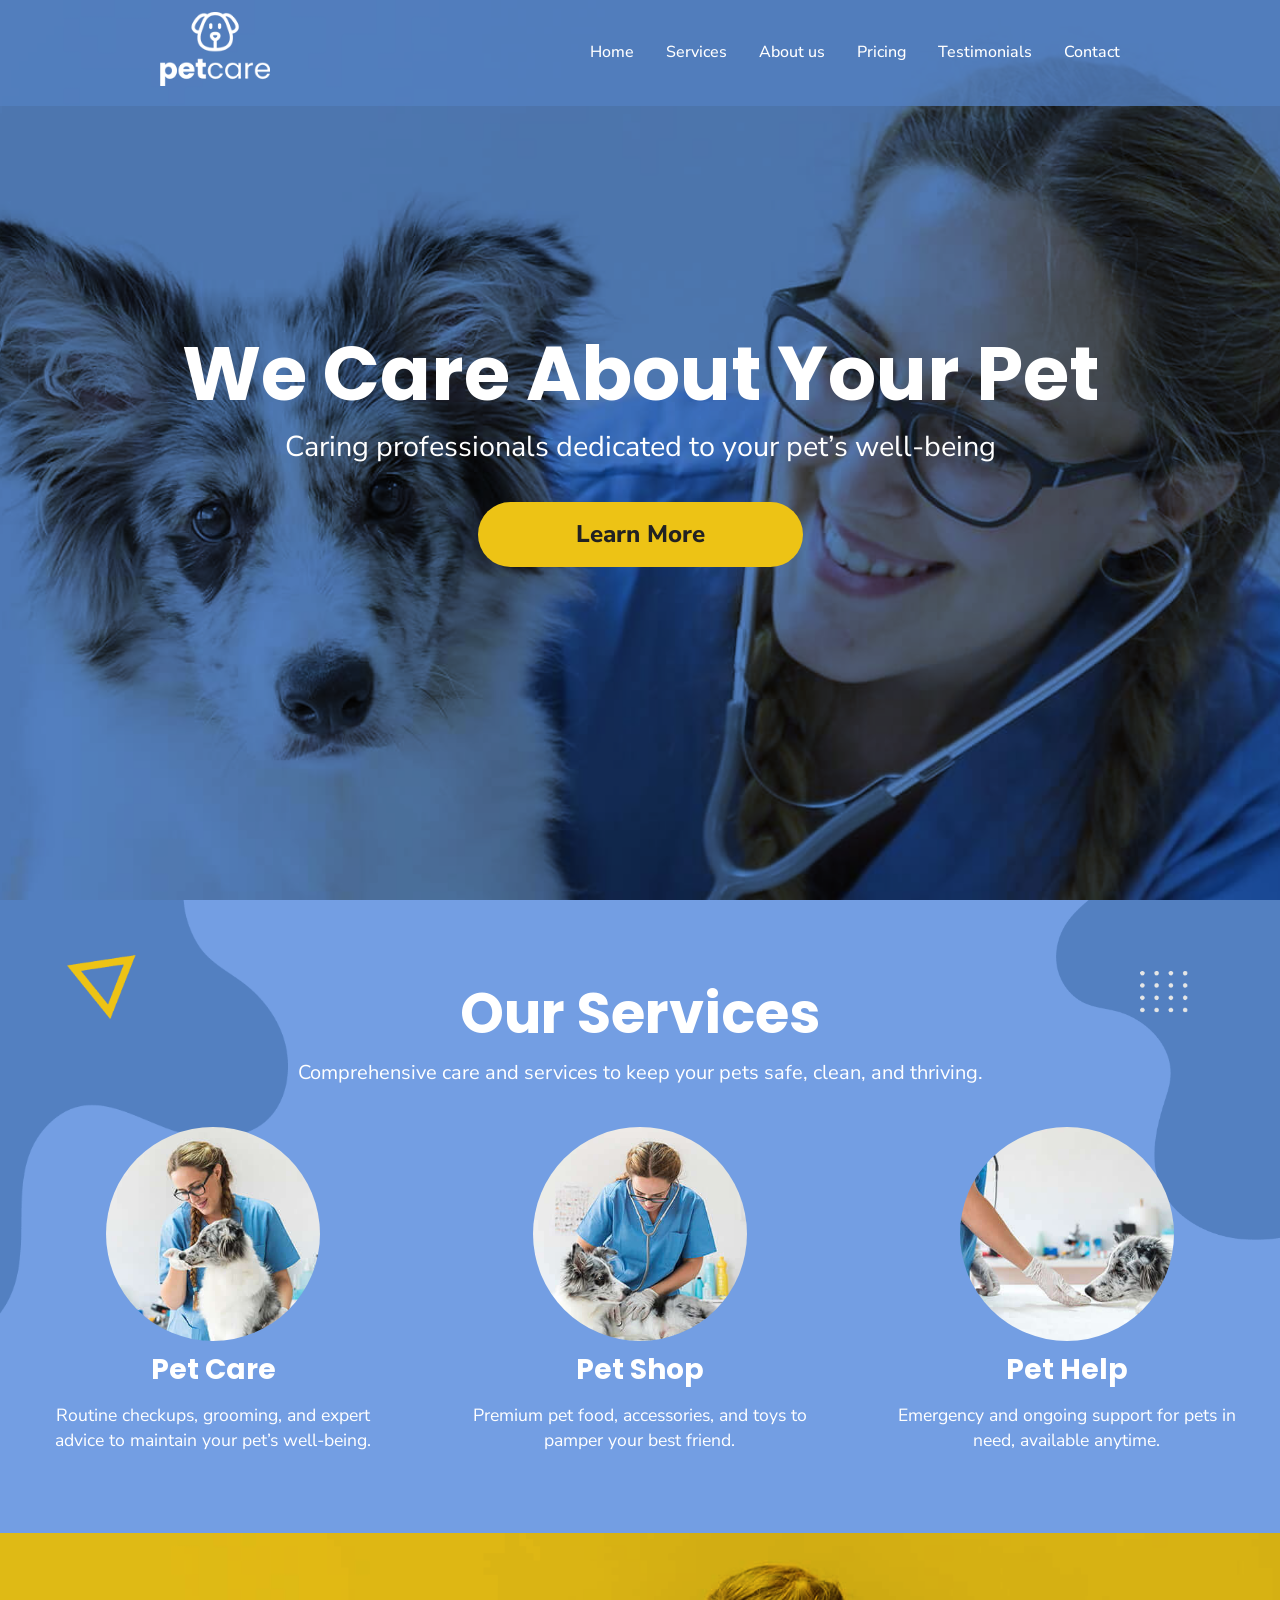
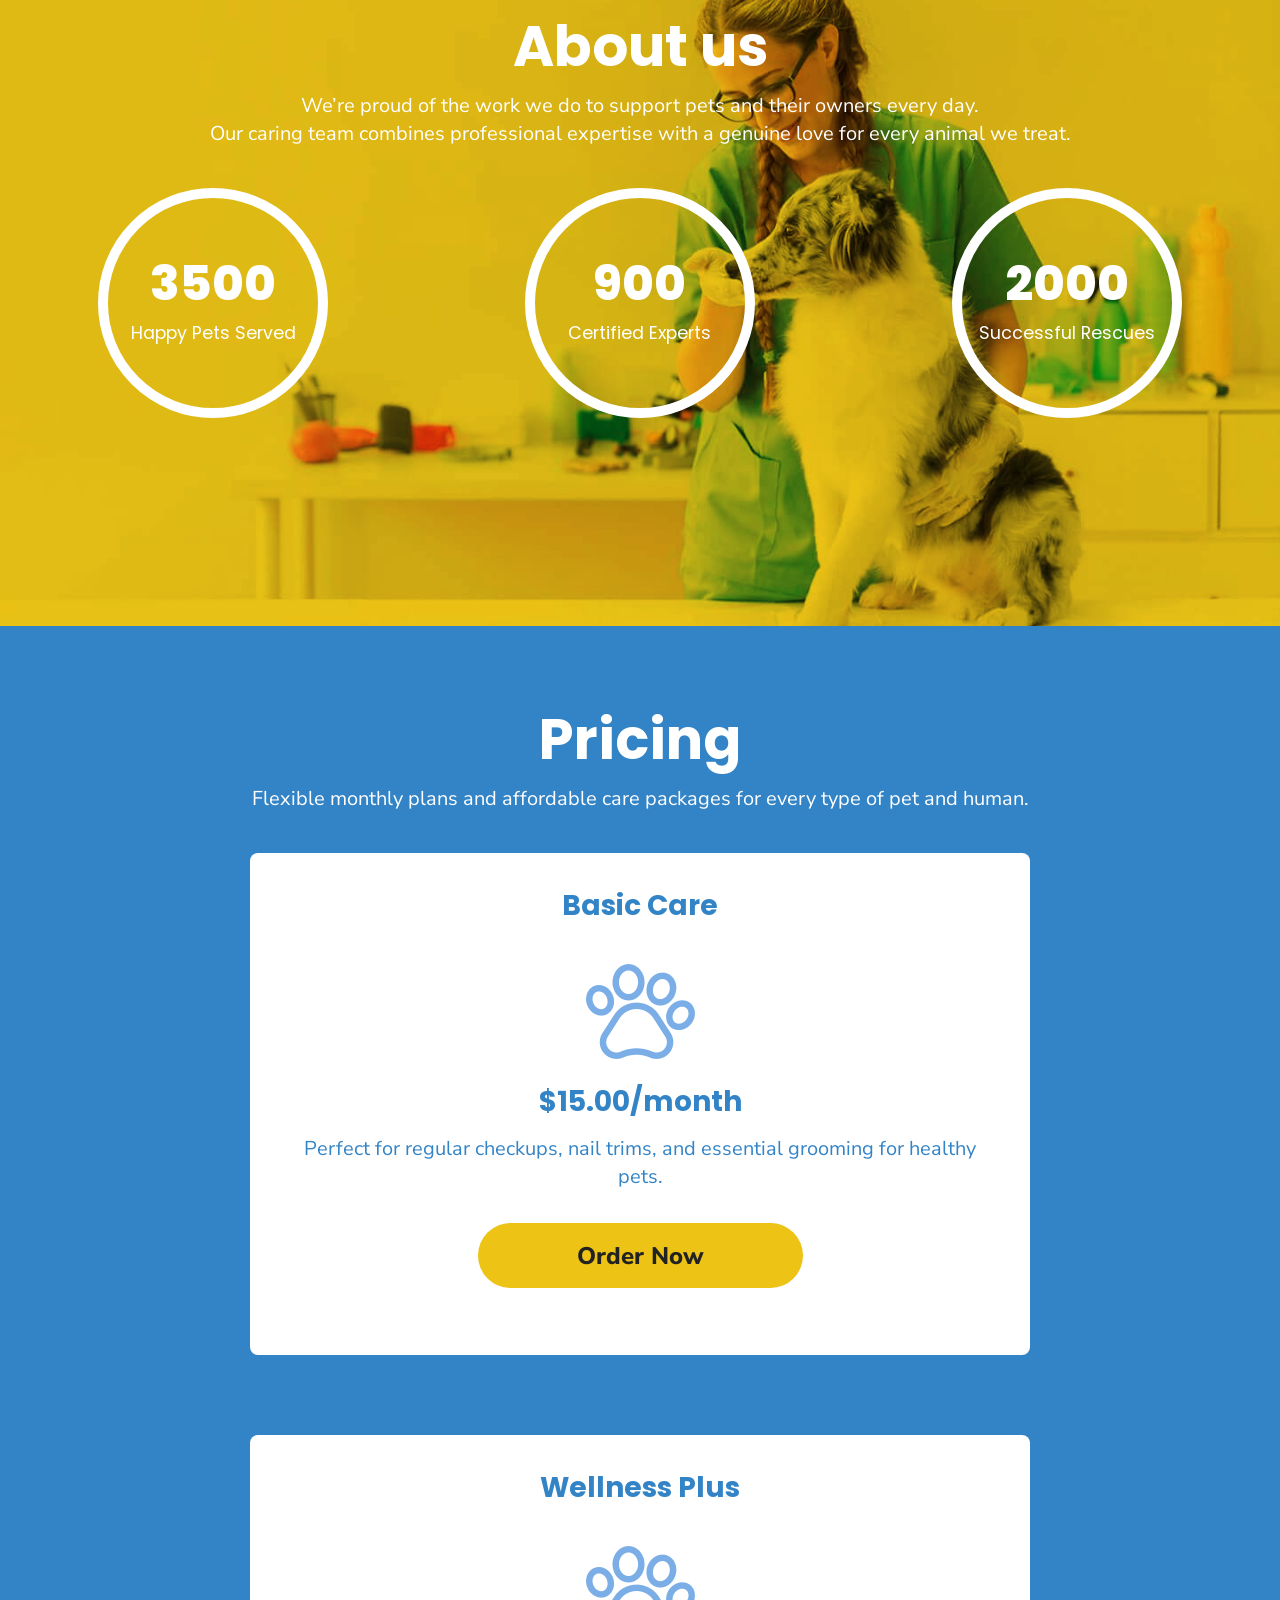
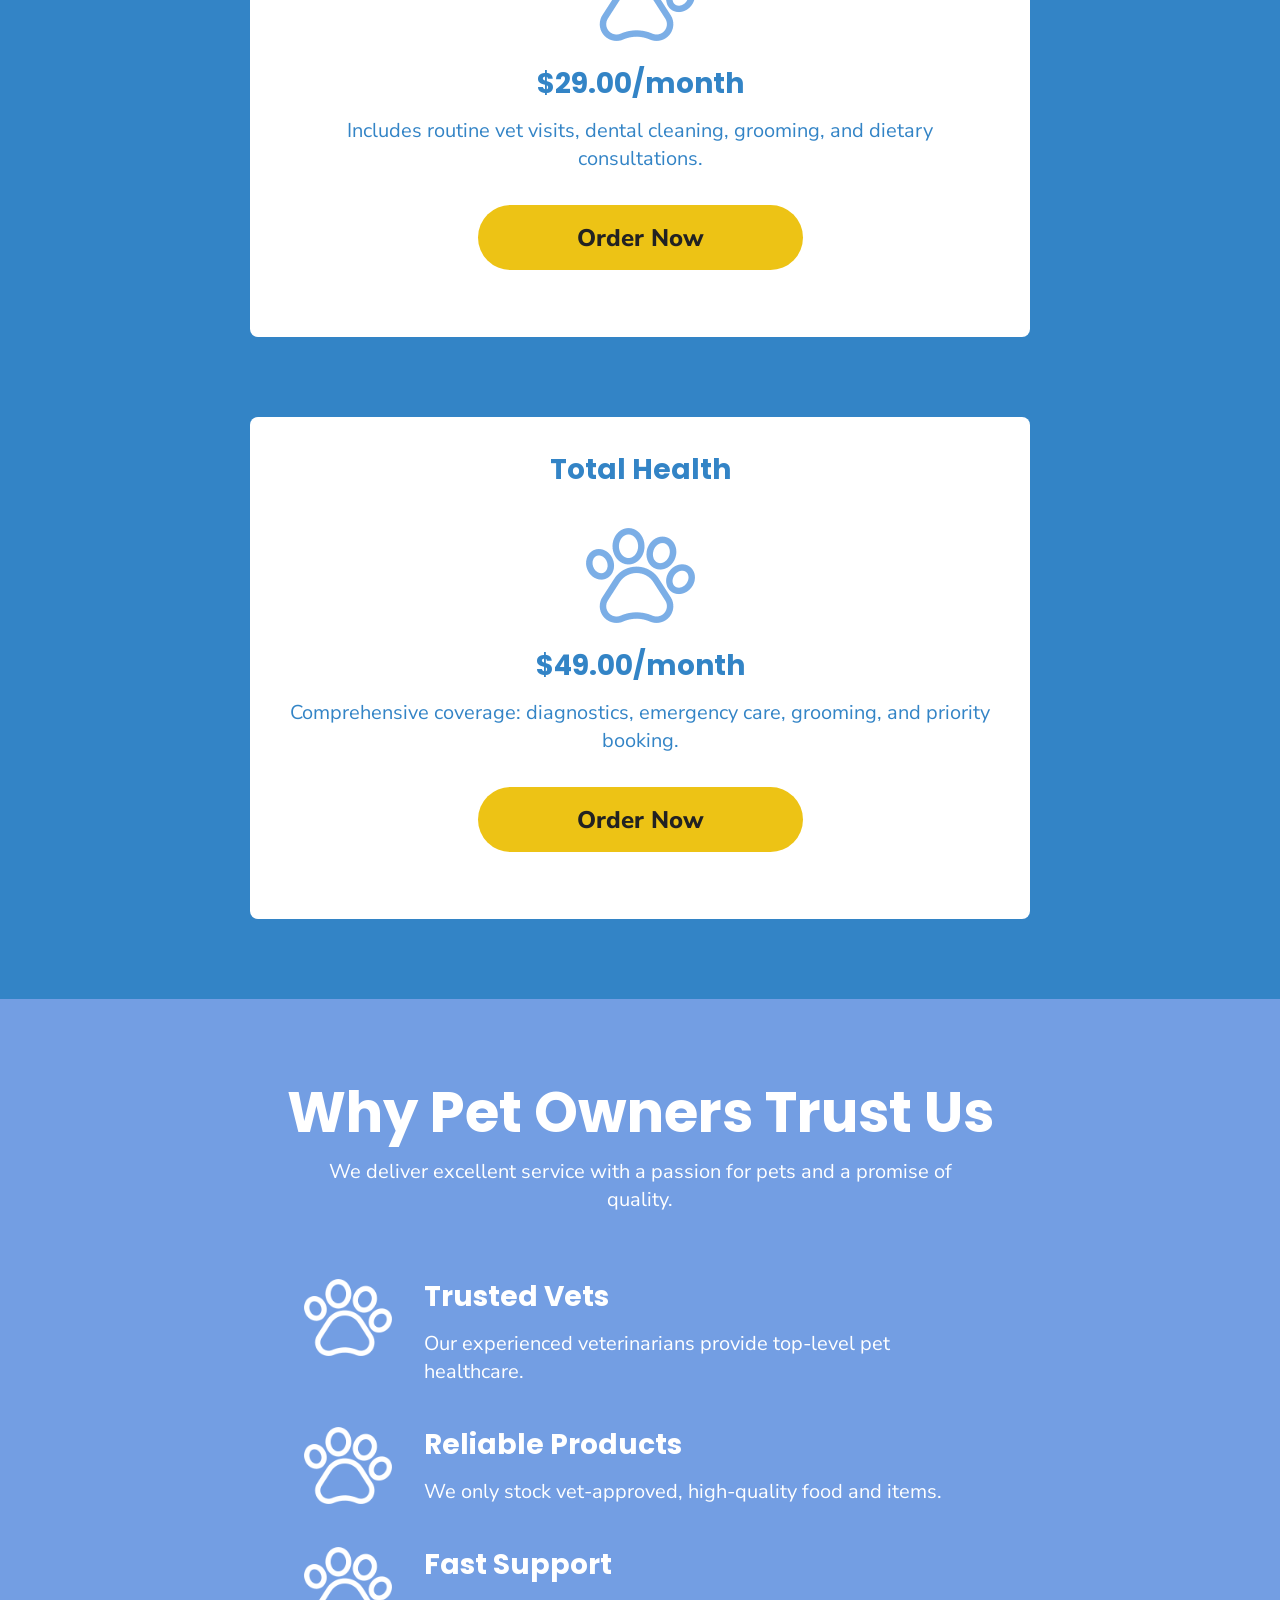
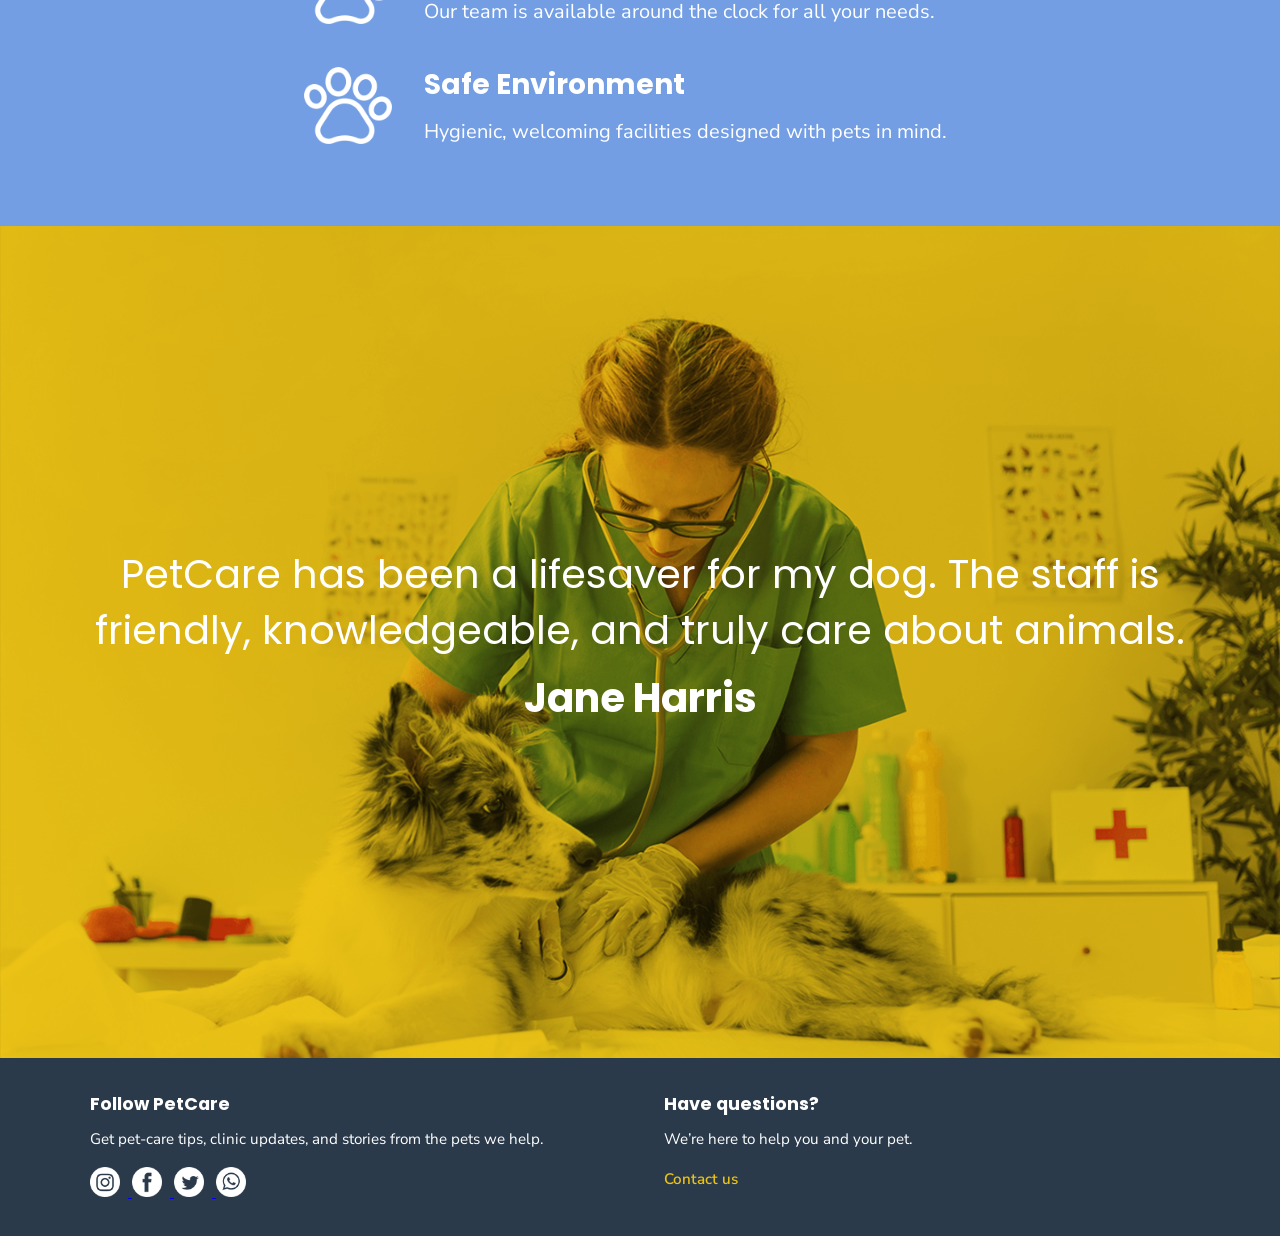
<file: index.html>
<!DOCTYPE html>
<html lang="en">

<head>
    <meta charset="UTF-8" />
    <link href="./css/styles.css" rel="stylesheet" type="text/css">
    <link rel="preconnect" href="https://fonts.googleapis.com">
    <link rel="preconnect" href="https://fonts.gstatic.com" crossorigin>
    <link
        href="https://fonts.googleapis.com/css2?family=Nunito+Sans:ital,opsz,wght@0,6..12,200..1000;1,6..12,200..1000&family=Poppins:ital,wght@0,100;0,200;0,300;0,400;0,500;0,600;0,700;0,800;0,900;1,100;1,200;1,300;1,400;1,500;1,600;1,700;1,800;1,900&display=swap"
        rel="stylesheet">
    <meta name="viewport" content="width=device-width, initial-scale=1.0" />
    <script src="./js/script.js" defer></script>
    <title>Petcare</title>
</head>

<body>
    <header id="home">
        <nav>
            <a href="#home"><img src="./assets/icons/petcare-logo.png" alt="Petcare logo" class="logo" /></a>
            <button class="nav-toggle" type="button" aria-label="Open navigation menu" aria-expanded="false"
                aria-controls="primary-navigation">
                <span></span>
                <span></span>
                <span></span>
            </button>
            <ul id="primary-navigation">
                <li><a href="#home">Home</a></li>
                <li><a href="#services">Services</a></li>
                <li><a href="#about">About us</a></li>
                <li><a href="#pricing">Pricing</a></li>
                <li><a href="#testimonials">Testimonials</a></li>
                <li><a href="./contact.html">Contact</a></li>
            </ul>
        </nav>
        <div class="hero">
            <h1>We Care About Your Pet</h1>
            <p>Caring professionals dedicated to your pet’s well-being</p>
            <a href="#services" class="cta-button">Learn More</a>
        </div>
    </header>

    <main>
        <section id="services" class="services">
            <div class="section-content">
                <header class="section-header">
                    <h2>Our Services</h2>
                    <p>Comprehensive care and services to keep your pets safe, clean, and thriving.</p>
                </header>
                <div class="services-grid">
                    <article class="service-card">
                        <img src="./assets/images/pet-care-img.jpg" alt="Pet Care" class="service-image" />
                        <h3>Pet Care</h3>
                        <p>Routine checkups, grooming, and expert advice to maintain your pet’s well-being.</p>
                    </article>
                    <article class="service-card">
                        <img src="./assets/images/pet-shop-img.jpg" alt="Pet Shop" class="service-image" />
                        <h3>Pet Shop</h3>
                        <p>Premium pet food, accessories, and toys to pamper your best friend.</p>
                    </article>
                    <article class="service-card">
                        <img src="./assets/images/pet-help-img.jpg" alt="Pet Help" class="service-image" />
                        <h3>Pet Help</h3>
                        <p>Emergency and ongoing support for pets in need, available anytime.</p>
                    </article>
                </div>
            </div>
        </section>
        <section id="about" class="about">
            <div class="section-content">
                <header class="section-header">
                    <h2>About us</h2>
                    <p>We’re proud of the work we do to support pets and their owners every day.</p>
                    <p>Our caring team combines professional expertise with a genuine love for every animal we treat.
                    </p>
                </header>
                <dl class="stats-grid">
                    <div class="stat">
                        <dd>
                            <span class="number-animation" data-final="3500"></span>
                        </dd>
                        <dt>Happy Pets Served</dt>
                    </div>
                    <div class="stat">
                        <dd>
                            <span class="number-animation" data-final="900"></span>
                        </dd>
                        <dt>Certified Experts</dt>
                    </div>
                    <div class="stat">
                        <dd>
                            <span class="number-animation" data-final="2000"></span>
                        </dd>
                        <dt>Successful Rescues</dt>
                    </div>
                </dl>
            </div>
        </section>
        <section id="pricing" class="pricing">
            <div class="section-content">
                <header class="section-header">
                    <h2>Pricing</h2>
                    <p>Flexible monthly plans and affordable care packages for every type of pet and human.</p>
                </header>
                <div class="pricing-grid">
                    <article class="pricing-card">
                        <h3>Basic Care</h3>
                        <img src="./assets/icons/icon-blue.png" alt="" class="pricing-icon" />
                        <h3>$15.00/month</h3>
                        <p>Perfect for regular checkups, nail trims, and essential grooming for healthy pets.</p>
                        <button class="cta-button">Order Now</button>
                    </article>
                    <article class="pricing-card">
                        <h3>Wellness Plus</h3>
                        <img src="./assets/icons/icon-blue.png" alt="" class="pricing-icon" />
                        <h3>$29.00/month</h3>
                        <p>Includes routine vet visits, dental cleaning, grooming, and dietary consultations.</p>
                        <button class="cta-button">Order Now</button>
                    </article>
                    <article class="pricing-card">
                        <h3>Total Health</h3>
                        <img src="./assets/icons/icon-blue.png" alt="" class="pricing-icon" />
                        <h3>$49.00/month</h3>
                        <p>Comprehensive coverage: diagnostics, emergency care, grooming, and priority booking.</p>
                        <button class="cta-button">Order Now</button>
                    </article>
                </div>
            </div>
        </section>
        <section class="features">
            <div class="section-content">
                <header class="section-header">
                    <h2>Why Pet Owners Trust Us</h2>
                    <p>We deliver excellent service with a passion for pets and a promise of quality.</p>
                </header>
                <div class="features-grid">
                    <article class="feature-card">
                        <img src="./assets/icons/icon-white.png" alt="" class="feature-icon" />
                        <h3>Trusted Vets</h3>
                        <p>Our experienced veterinarians provide top-level pet healthcare.</p>
                    </article>
                    <article class="feature-card">
                        <img src="./assets/icons/icon-white.png" alt="" class="feature-icon" />
                        <h3>Reliable Products</h3>
                        <p>We only stock vet-approved, high-quality food and items.</p>
                    </article>
                    <article class="feature-card">
                        <img src="./assets/icons/icon-white.png" alt="" class="feature-icon" />
                        <h3>Fast Support</h3>
                        <p>Our team is available around the clock for all your needs.</p>
                    </article>
                    <article class="feature-card">
                        <img src="./assets/icons/icon-white.png" alt="" class="feature-icon" />
                        <h3>Safe Environment</h3>
                        <p>Hygienic, welcoming facilities designed with pets in mind.</p>
                    </article>
                </div>
            </div>
        </section>
        <section id="testimonials" class="testimonials">
            <div class="section-content">
                <blockquote class="testimonial">
                    <p>PetCare has been a lifesaver for my dog. The staff is friendly, knowledgeable, and truly care
                        about
                        animals.</p>
                    <footer>
                        <cite class="testimonial-author">Jane Harris</cite>
                    </footer>
                </blockquote>
            </div>
        </section>
    </main>

    <footer class="site-footer">
        <div class="footer-content">
            <div class="footer-column">
                <h3>Follow PetCare</h3>
                <p>Get pet-care tips, clinic updates, and stories from the pets we help.</p>
                <a href="#" aria-label="Visit our Instagram page">
                    <img src="./assets/icons/instagram.png" alt="" class="social-media-image" />
                </a>
                <a href="#" aria-label="Visit our Facebook page">
                    <img src="./assets/icons/facebook.png" alt="" class="social-media-image" />
                </a>
                <a href="#" aria-label="Visit our Twitter page">
                    <img src="./assets/icons/twitter.png" alt="" class="social-media-image" />
                </a>
                <a href="#" aria-label="Contact us on WhatsApp">
                    <img src="./assets/icons/whats-app.png" alt="" class="social-media-image" />
                </a>
            </div>
            <div class="footer-column">
                <h3>Have questions?</h3>
                <p>We’re here to help you and your pet.</p>
                <a href="./contact.html" class="contact-link">Contact us</a>
            </div>
        </div>
    </footer>
</body>

</html>
</file>
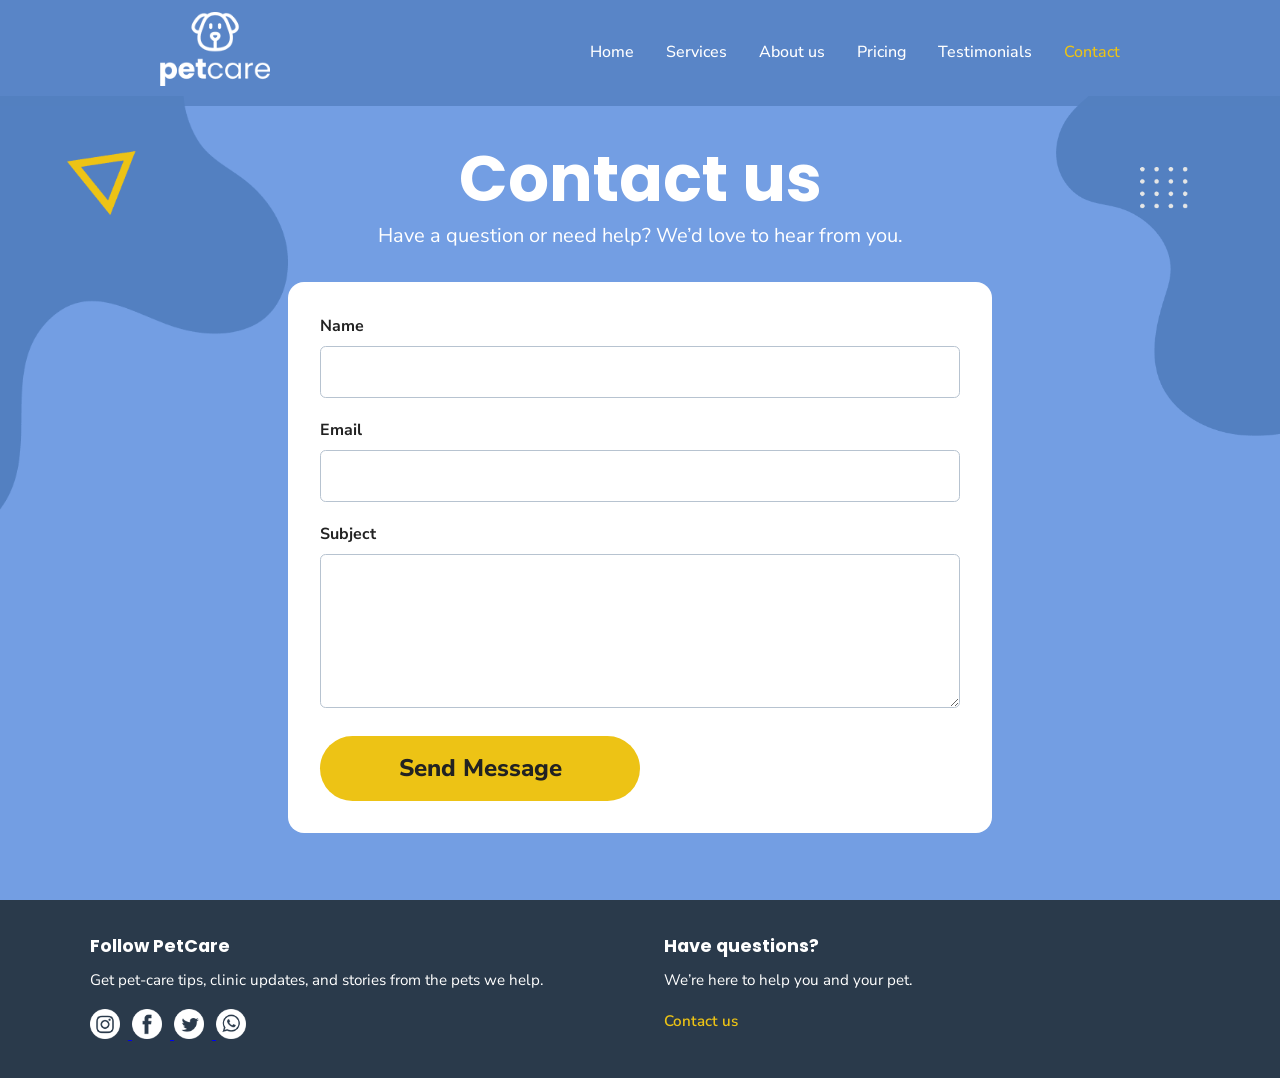
<file: contact.html>
<!DOCTYPE html>
<html lang="en">

<head>
    <meta charset="UTF-8" />
    <link href="./css/styles.css" rel="stylesheet" type="text/css">
    <link rel="preconnect" href="https://fonts.googleapis.com">
    <link rel="preconnect" href="https://fonts.gstatic.com" crossorigin>
    <link
        href="https://fonts.googleapis.com/css2?family=Nunito+Sans:ital,opsz,wght@0,6..12,200..1000;1,6..12,200..1000&family=Poppins:ital,wght@0,100;0,200;0,300;0,400;0,500;0,600;0,700;0,800;0,900;1,100;1,200;1,300;1,400;1,500;1,600;1,700;1,800;1,900&display=swap"
        rel="stylesheet">
    <meta name="viewport" content="width=device-width, initial-scale=1.0" />
    <script src="./js/script.js" defer></script>
    <title>Contact Us | Petcare</title>
</head>

<body>
    <header class="contact-page-header">
        <nav>
            <a href="./index.html#home"><img src="./assets/icons/petcare-logo.png" alt="Petcare logo" class="logo" /></a>
            <button class="nav-toggle" type="button" aria-label="Open navigation menu" aria-expanded="false"
                aria-controls="primary-navigation">
                <span></span>
                <span></span>
                <span></span>
            </button>
            <ul id="primary-navigation">
                <li><a href="./index.html#home">Home</a></li>
                <li><a href="./index.html#services">Services</a></li>
                <li><a href="./index.html#about">About us</a></li>
                <li><a href="./index.html#pricing">Pricing</a></li>
                <li><a href="./index.html#testimonials">Testimonials</a></li>
                <li><a href="./contact.html" class="active" aria-current="page">Contact</a></li>
            </ul>
        </nav>
    </header>

    <main>
        <section class="contact-section">
            <div class="contact-content">
                <header class="contact-header">
                    <h1>Contact us</h1>
                    <p>Have a question or need help? We’d love to hear from you.</p>
                </header>
                <form class="contact-form">
                    <div class="form-field">
                        <label for="name">Name</label>
                        <input id="name" name="name" type="text" autocomplete="name" required>
                    </div>
                    <div class="form-field">
                        <label for="email">Email</label>
                        <input id="email" name="email" type="email" autocomplete="email" required>
                    </div>
                    <div class="form-field">
                        <label for="subject">Subject</label>
                        <textarea id="subject" name="subject" rows="5" required></textarea>
                    </div>
                    <button type="submit" class="cta-button">Send Message</button>
                </form>
            </div>
        </section>
    </main>

    <footer class="site-footer">
        <div class="footer-content">
            <div class="footer-column">
                <h3>Follow PetCare</h3>
                <p>Get pet-care tips, clinic updates, and stories from the pets we help.</p>
                <a href="#" aria-label="Visit our Instagram page">
                    <img src="./assets/icons/instagram.png" alt="" class="social-media-image" />
                </a>
                <a href="#" aria-label="Visit our Facebook page">
                    <img src="./assets/icons/facebook.png" alt="" class="social-media-image" />
                </a>
                <a href="#" aria-label="Visit our Twitter page">
                    <img src="./assets/icons/twitter.png" alt="" class="social-media-image" />
                </a>
                <a href="#" aria-label="Contact us on WhatsApp">
                    <img src="./assets/icons/whats-app.png" alt="" class="social-media-image" />
                </a>
            </div>
            <div class="footer-column">
                <h3>Have questions?</h3>
                <p>We’re here to help you and your pet.</p>
                <a href="./contact.html" class="contact-link">Contact us</a>
            </div>
        </div>
    </footer>
</body>

</html>
</file>
<file: css/styles.css>
/* styles.css */

/* Reset some default browser styles */
* {
  margin: 0;
  padding: 0;
  box-sizing: border-box;
}

/* Body and typography */
body {
  background-color: black;
  font-family: "Nunito Sans", Arial, sans-serif;
  color: #fff;
  line-height: 1.6;
  overflow-x: hidden;
}

h1,
h2,
h3,
h4,
h5,
h6 {
  font-family: "Poppins", Arial, sans-serif;
  margin-bottom: 0.5rem;
  color: #fff;
}

header h1 {
  font-size: 4.7rem;
  line-height: 1.1;
  margin-bottom: 0.5rem;
}

header p {
  font-size: 1.8rem;
  color: #fff;
}

nav a {
  color: #fff;
  text-decoration: none;
  font-weight: 500;
  transition: color 0.2s;
}

nav a:hover {
  color: #edc315;
}

nav a.active {
  color: #edc315;
}

.hero {
  color: #fff;
  text-align: center;
}

.cta-button {
  color: #222;
  text-decoration: none;
  font-weight: 800;
  font-size: 1.5rem;
  font-family: inherit;
}

section h2 {
  color: #fff;
  font-size: 3.5rem;
  line-height: 1.2;
  margin-bottom: 0.75rem;
  text-align: center;
}

section h3 {
  margin-bottom: 1rem;
  color: #fff;
  font-size: 1.75rem;
  line-height: 1.25;
  text-align: center;
}

section p {
  font-size: 1.25rem;
  line-height: 1.4;
  color: #fff;
  text-align: center;
}

.service-card p {
  font-size: 1.1rem;
  line-height: 1.4;
  color: #fff;
}

.services {
  color: #fff;
}

.site-footer {
  color: #fff;
  font-size: 0.95rem;
}

.footer-column {
  text-align: left;
}

.footer-column h3 {
  margin-bottom: 0.5rem;
}

.footer-column p {
  margin-bottom: 1rem;
}

.contact-link {
  color: #edc315;
  font-weight: 600;
  text-decoration: none;
}

.contact-link:hover {
  text-decoration: underline;
}

.stat dd {
  font-family: "Poppins", Arial, sans-serif;
  font-weight: 800;
  font-size: 3rem;
  margin-bottom: 0.5rem;
  color: #fff;
  line-height: 1.25;
}

.stat dt {
  font-family: "Poppins", Arial, sans-serif;
  font-size: 1.1rem;
  margin-bottom: 0.5rem;
  color: #fff;
  line-height: 1.25;
}

.pricing-card p {
  color: #3384c6;
}

.pricing-card h3 {
  color: #3384c6;
}

.testimonials {
  font-family: "Poppins", Arial, sans-serif;
  color: #fff;
}

.testimonials p {
  font-size: 2.5rem;
  margin-bottom: 0.5rem;
}

.testimonials footer {
  text-align: center;
  font-size: 2.5rem;
  font-weight: bold;
  margin-bottom: 0.5rem;
}

cite {
  font-style: normal;
}

/* Header styles */
header {
  position: relative;
  background: transparent;
  padding: 0;
}

/* Navigation styles */
nav {
  position: absolute;
  top: 0;
  left: 0;
  z-index: 10;
  width: 100%;

  display: flex;
  justify-content: space-around;
  align-items: center;

  background-color: rgba(83, 128, 193, 0.8);
  padding: 0.75rem 0;
}

nav ul {
  list-style: none;
  display: flex;
  justify-content: center;
  gap: 2rem;
}

.nav-toggle {
  display: none;
}

.logo {
  width: 110px;
}

/* Hero section styles */
.hero > * {
  position: relative;
  z-index: 1;
}

.hero {
  position: relative;
  min-height: 100vh;
  display: flex;
  flex-direction: column;
  justify-content: center;
  align-items: center;
  padding: 5rem 1rem 3rem;
  background: url("../assets/images/hero-img.jpg") no-repeat center center/cover;
}

.hero::before {
  content: "";
  position: absolute;
  top: 0;
  left: 0;
  width: 100%;
  height: 100%;
  background-color: rgba(83, 128, 193, 1);
  mix-blend-mode: multiply;
  z-index: 0;
}

.cta-button {
  border: 0;
  display: inline-flex;
  width: 325px;
  height: 65px;
  align-items: center;
  justify-content: center;
  border-radius: 32.5px;
  background-color: #edc315;
  padding: 0.75rem 1.5rem;
  cursor: pointer;
  margin: 2rem;
  transition:
    background-color 0.2s,
    color 0.2s,
    transform 0.1s;
}

.cta-button:hover {
  background-color: #f1d562;
}

.cta-button:active {
  background-color: #cea70c;
  transform: translateY(2px);
}
/* Main content styles */
main {
  width: 100%;
}

/* Section styles */
section {
  position: relative;
  overflow: hidden;
  background: #fff;
}

.contact-page-header {
  min-height: 6rem;
  background-color: #739ee3;
}

.contact-section {
  min-height: calc(100vh - 6rem);
  padding: 3rem 1rem;
  background-color: #739ee3;
  background-image:
    url("../assets/images/shape-1.png"), url("../assets/images/shape-2.png");
  background-repeat: no-repeat;
  background-position:
    left top,
    right top;
  background-size:
    18rem auto,
    14rem auto;
}

.contact-content {
  width: min(100%, 44rem);
  margin: 0 auto;
}

.contact-header {
  margin-bottom: 2rem;
  text-align: center;
}

.contact-header h1 {
  font-size: clamp(2.5rem, 6vw, 4rem);
}

.contact-header p {
  font-size: 1.25rem;
}

.contact-form {
  padding: 2rem;
  border-radius: 1rem;
  background-color: #fff;
  color: #222;
}

.form-field {
  display: flex;
  flex-direction: column;
  gap: 0.4rem;
  margin-bottom: 1.25rem;
}

.form-field label {
  font-weight: 700;
}

.form-field input,
.form-field textarea {
  width: 100%;
  padding: 0.75rem;
  border: 1px solid #b7c3d0;
  border-radius: 0.35rem;
  color: #222;
  font: inherit;
}

.form-field textarea {
  resize: vertical;
}

.contact-form .cta-button {
  width: min(100%, 20rem);
  margin: 0.5rem 0 0;
}

.section-content {
  position: relative;
  z-index: 1;
  width: min(100% - 2rem, 1200px);
  margin: 0 auto;
  padding: 5rem 0;
}

.services {
  background-color: #739ee3;
  background-image:
    url("../assets/images/shape-1.png"), url("../assets/images/shape-2.png");
  background-repeat: no-repeat;
  background-position:
    left top,
    right top;
  background-size:
    18rem auto,
    14rem auto;
}

.services-grid {
  display: grid;
  margin-top: 2.5rem;
  grid-template-columns: repeat(auto-fit, minmax(250px, 1fr));
  justify-items: center;
  gap: 5rem;
}

.service-image {
  width: 214px;
  height: 214px;
  border-radius: 50%;
  margin-bottom: 0.7rem;
}

.service-card {
  display: flex;
  flex-direction: column;
  align-items: center;
  text-align: center;
}

.about::before {
  content: "";
  position: absolute;
  top: 0;
  left: 0;
  width: 100%;
  height: 100%;
  background-color: #edc315;
  mix-blend-mode: multiply;
  z-index: 0;
}

.about {
  background: url("../assets/images/stats-img.jpg") no-repeat center
    center/cover;
}

.stats-grid {
  display: grid;
  margin-top: 2.5rem;
  margin-bottom: 8rem;
  grid-template-columns: repeat(auto-fit, minmax(250px, 1fr));
  justify-items: center;
  gap: 5rem;
}

.stat {
  display: flex;
  width: 230px;
  height: 230px;
  flex-direction: column;
  align-items: center;
  justify-content: center;
  border-radius: 50%;
  border: 10px solid #fff;
}

.pricing {
  background-color: #3384c6;
}

.pricing-grid {
  display: grid;
  margin-top: 2.5rem;
  grid-template-columns: repeat(auto-fit, minmax(250px, 1fr));
  justify-items: center;
  gap: 5rem;
}

.pricing-card {
  display: flex;
  flex-direction: column;
  align-items: center;
  justify-content: center;
  text-align: center;
  background-color: #fff;
  width: 372px;
  height: 500px;
  padding: 35px 25px;
  border-radius: 8px;
}

.pricing-card img {
  margin: 25px;
}

.features {
  background-color: #739ee3;
}

.features-grid {
  display: grid;
  margin-top: 2.5rem;
  grid-template-columns: repeat(2, minmax(0, 1fr));
  gap: 3rem 4rem;
}

.feature-card {
  display: grid;
  width: 100%;
  margin-top: 25px;
  grid-template-columns: 5rem minmax(0, 25rem);
  column-gap: 2rem;
  align-items: start;
}

.feature-card img {
  grid-column: 1;
  grid-row: 1 / span 2;
  width: 5.5rem;
  height: auto;
}

.feature-card h3,
.feature-card p {
  grid-column: 2;
  text-align: left;
}
.testimonials {
  background: url("../assets/images/quote-img@2x.png") no-repeat center center /
    cover;
  padding: 15rem 1rem;
}

.testimonials::before {
  content: "";
  position: absolute;
  top: 0;
  left: 0;
  width: 100%;
  height: 100%;
  background-color: #edc315;
  mix-blend-mode: multiply;
  z-index: 0;
}

/* Footer styles */
.site-footer {
  background: #2a3a4b;
  padding: 2rem 1rem;
}

.footer-content {
  max-width: 1100px;
  margin: 0 auto;
  display: grid;
  grid-template-columns: repeat(2, 1fr);
  gap: 3rem;
}

.social-media-image {
  width: 30px;
  height: 30px;
  margin-right: 0.5rem;
}

/* Number animations */

/* Define a custom CSS property '--num' that can be animated as an integer */
@property --num {
  syntax: "<integer>";
  initial-value: 0;
  inherits: false;
}

/* Base style for number animation elements */
/* Initializes --num to 0 and resets the CSS counter 'num' to that value */
.number-animation {
  --num: 0;
  counter-reset: num var(--num);
}

/* Use the ::after pseudo-element to display the current value of the counter */
.number-animation::after {
  content: counter(num);
}

/* Keyframe animations to animate --num from 0 up to the target number */
/* Example animation from 0 to 3500 */
@keyframes counter--3500 {
  from {
    --num: 0;
  }
  to {
    --num: 3500;
  }
}

@keyframes counter--900 {
  from {
    --num: 0;
  }
  to {
    --num: 900;
  }
}

@keyframes counter--2000 {
  from {
    --num: 0;
  }
  to {
    --num: 2000;
  } 
  }

@keyframes counter--3500 {
  from {
    --num: 0;
  }
  to {
    --num: 3500;
  }
}

/* You can add more animations for different target numbers as needed */

/* Animation classes that apply the corresponding keyframe animations */
.animate--3500 {
  animation: counter--3500 2s cubic-bezier(0.25, 1, 0.9, 1) forwards;
}

.animate--900 {
  animation: counter--900 2s cubic-bezier(0.25, 1, 0.9, 1) forwards;
}

.animate--2000 {
  animation: counter--2000 2s cubic-bezier(0.25, 1, 0.9, 1) forwards;
}


/* Responsive design */

@media (max-width: 1280px) {
  .pricing-grid {
    grid-template-columns: 1fr;
    justify-items: center;
    gap: 5rem;
  }

  .pricing-card {
    width: 65%;
    height: 100%;
    padding: 35px;
  }

  .features-grid {
    grid-template-columns: 1fr;
    gap: 1rem;
  }

  .features .section-header > p,
  .feature-card {
    width: min(100%, 42rem);
    margin-inline: auto;
  }

  .feature-card {
    grid-template-columns: 5.5rem minmax(0, 1fr);
  }
}

@media (max-width: 942px) {
  section h2 {
    font-size: 2.8rem;
  }

  .services-grid,
  .stats-grid {
    grid-template-columns: 1fr;
    gap: 3rem;
  }

  .about .stats-grid {
    margin-bottom: 3rem;
  }

  .hero h1 {
    font-size: 3.76rem;
  }

  .hero p {
    font-size: 1.44rem;
  }

  .hero .cta-button {
    width: 260px;
    height: 52px;
    border-radius: 26px;
    padding: 0.6rem 1.2rem;
    margin: 1.6rem;
    font-size: 1.2rem;
  }
}
@media (max-width: 700px) {
  nav {
    justify-content: space-between;
    padding: 0.75rem 1rem;
  }

  .nav-toggle {
    display: flex;
    width: 44px;
    height: 44px;
    flex-direction: column;
    align-items: center;
    justify-content: center;
    gap: 5px;
    padding: 0;
    border: 0;
    background: transparent;
    cursor: pointer;
  }

  .nav-toggle span {
    display: block;
    width: 24px;
    height: 2px;
    background-color: #fff;
    transition: transform 0.2s;
  }

  .nav-toggle:focus-visible {
    outline: 2px solid #edc315;
    outline-offset: 3px;
  }

  .nav-toggle[aria-expanded="true"] span:first-child {
    transform: translateY(7px) rotate(45deg);
  }

  .nav-toggle[aria-expanded="true"] span:nth-child(2) {
    opacity: 0;
  }

  .nav-toggle[aria-expanded="true"] span:last-child {
    transform: translateY(-7px) rotate(-45deg);
  }

  nav ul {
    position: absolute;
    top: 100%;
    left: 0;
    display: none;
    width: 100%;
    flex-direction: column;
    align-items: center;
    gap: 1rem;
    padding: 1rem 0;
    background-color: rgba(83, 128, 193, 0.95);
  }

  nav ul.is-open {
    display: flex;
  }

  nav li {
    width: 100%;
    text-align: center;
  }

  nav li a {
    display: block;
    padding: 0.5rem 1rem;
  }

  .section-content {
    width: min(100% - 1rem, 1200px);
    padding: 2rem 0;
  }
  .features-grid {
    gap: 2.5rem;
  }
  .services {
    background-position:
      left top,
      right top;
    background-size:
      13rem auto,
      9rem auto;
  }
  .footer-content {
    grid-template-columns: 1fr;
    gap: 2rem;
  }

  .footer-column {
    text-align: center;
  }
}

@media (max-width: 550px) {
  body {
    font-size: 0.8rem;
  }

  .hero h1 {
    font-size: 3rem;
  }

  .hero p {
    font-size: 1.15rem;
  }

  .hero .cta-button {
    width: 208px;
    height: 42px;
    border-radius: 21px;
    padding: 0.48rem 0.96rem;
    margin: 1.28rem;
    font-size: 0.96rem;
  }

  section h2 {
    font-size: 2.24rem;
  }

  section h3 {
    font-size: 1.4rem;
  }

  section p {
    font-size: 1rem;
  }

  .service-card p {
    font-size: 0.88rem;
  }

  .cta-button {
    font-size: 1.2rem;
  }

  .stat dd {
    font-size: 2.4rem;
  }

  .stat dt {
    font-size: 0.88rem;
  }

  .testimonials p,
  .testimonials footer {
    font-size: 2rem;
  }

  .testimonials {
    padding: 10rem 1rem;
  }

  .site-footer {
    font-size: 0.76rem;
  }

  .pricing-card {
    width: 90%;
    padding: 1.5rem 1rem;
  }

  .pricing-card .cta-button {
    width: 100%;
    max-width: 16rem;
    height: 52px;
    padding: 0.6rem 1rem;
    margin: 1rem 0;
    border-radius: 26px;
  }

  .feature-card {
    width: min(100%, 28rem);
    grid-template-columns: 4.5rem minmax(0, 1fr);
    column-gap: 1.25rem;
  }

  .feature-card img {
    width: 4.5rem;
  }
}

@media (max-width: 375px) {
  .contact-form {
    padding: 1.25rem;
  }
}

@media (max-width: 450px) {
  .services,
  .contact-section {
    background-image: none;
  }
}
</file>
